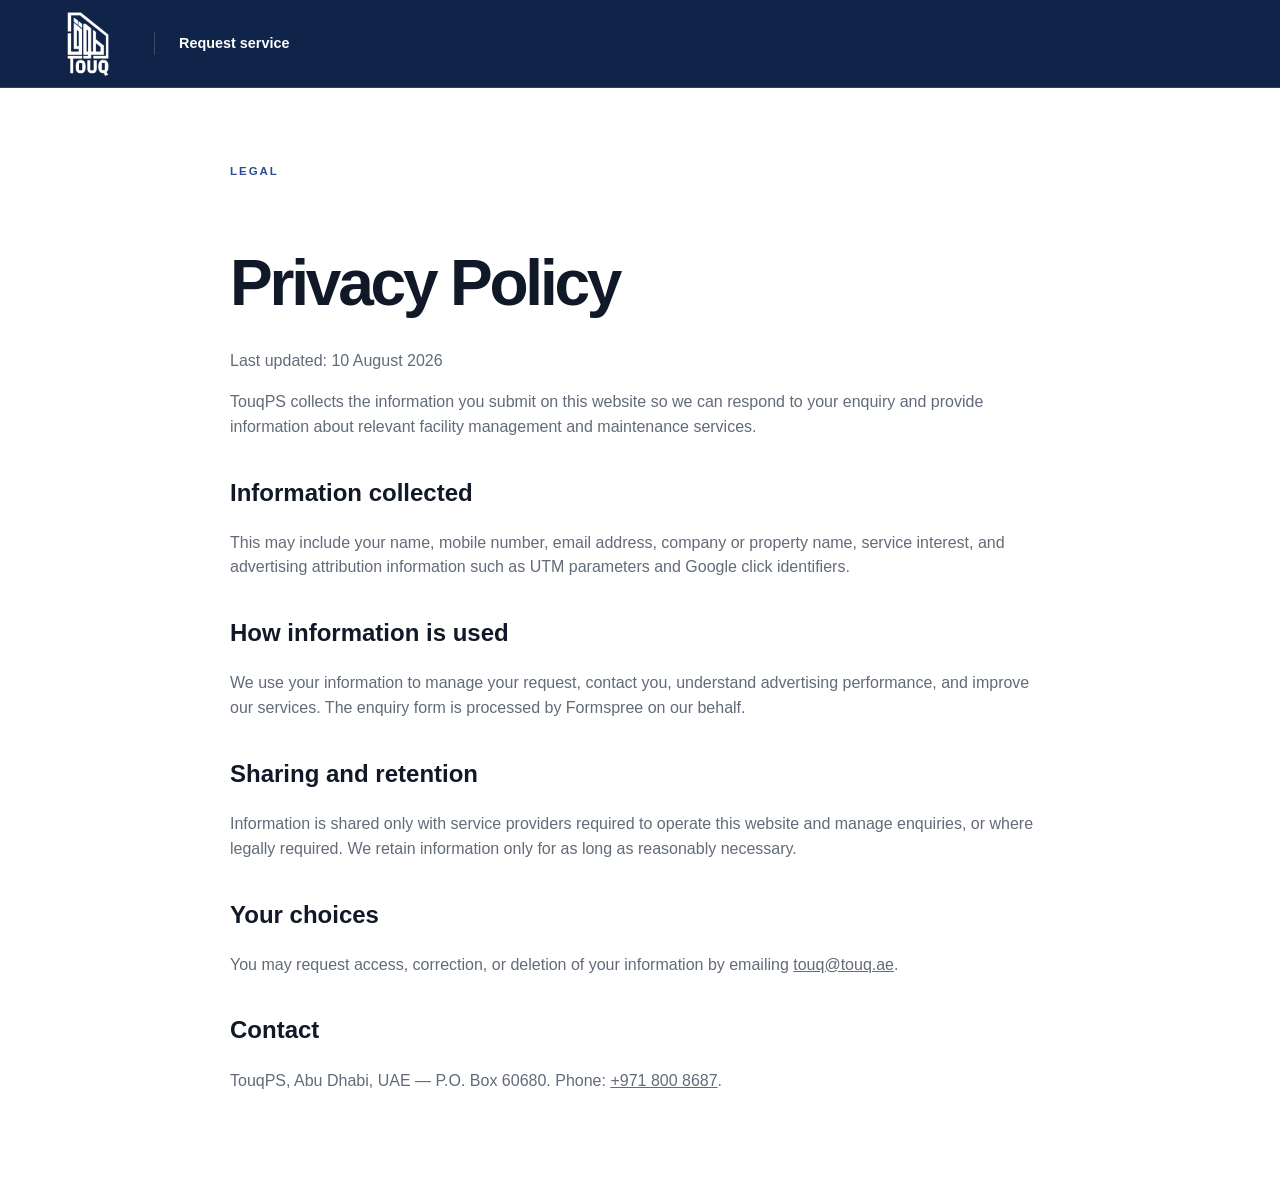
<file: privacy.html>
<!doctype html><html lang="en"><head><meta charset="utf-8"><meta name="viewport" content="width=device-width,initial-scale=1"><title>Privacy Policy | TouqPS</title><link rel="stylesheet" href="styles.css"></head><body><header class="site-header"><div class="container nav-wrap"><a class="brand" href="index.html"><img src="assets/logo.png" alt="TouqPS" width="58" height="70"></a><a class="header-call" href="index.html#quote"><strong>Request service</strong></a></div></header><main class="legal-page"><article class="container"><p class="eyebrow dark">Legal</p><h1>Privacy Policy</h1><p>Last updated: 10 August 2026</p><p>TouqPS collects the information you submit on this website so we can respond to your enquiry and provide information about relevant facility management and maintenance services.</p><h2>Information collected</h2><p>This may include your name, mobile number, email address, company or property name, service interest, and advertising attribution information such as UTM parameters and Google click identifiers.</p><h2>How information is used</h2><p>We use your information to manage your request, contact you, understand advertising performance, and improve our services. The enquiry form is processed by Formspree on our behalf.</p><h2>Sharing and retention</h2><p>Information is shared only with service providers required to operate this website and manage enquiries, or where legally required. We retain information only for as long as reasonably necessary.</p><h2>Your choices</h2><p>You may request access, correction, or deletion of your information by emailing <a href="mailto:touq@touq.ae">touq@touq.ae</a>.</p><h2>Contact</h2><p>TouqPS, Abu Dhabi, UAE — P.O. Box 60680. Phone: <a href="tel:+9718008687">+971 800 8687</a>.</p></article></main></body></html>
</file>
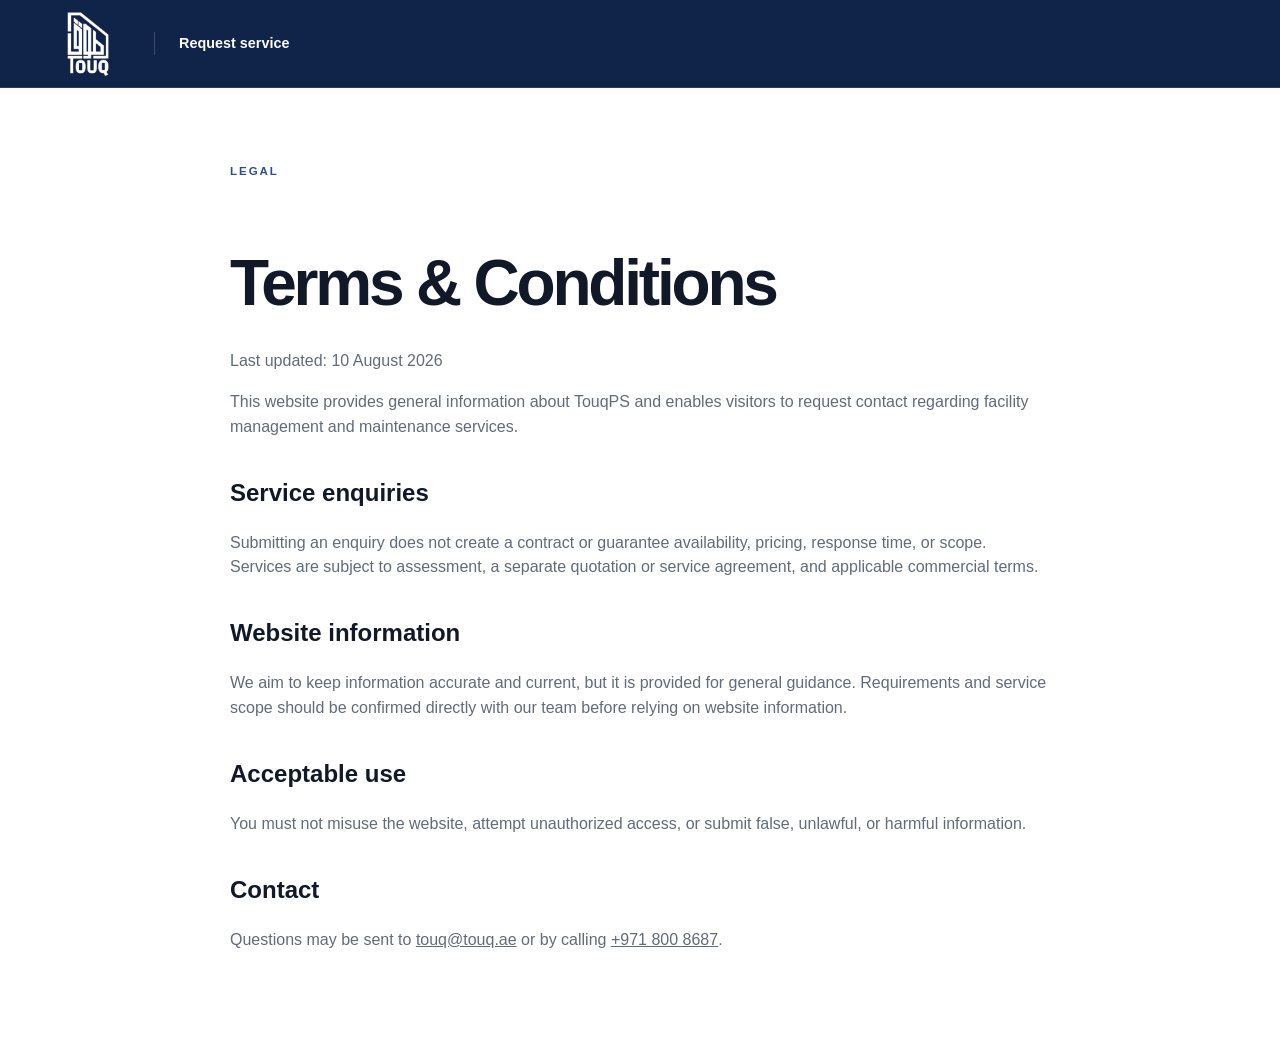
<file: terms.html>
<!doctype html><html lang="en"><head><meta charset="utf-8"><meta name="viewport" content="width=device-width,initial-scale=1"><title>Terms & Conditions | TouqPS</title><link rel="stylesheet" href="styles.css"></head><body><header class="site-header"><div class="container nav-wrap"><a class="brand" href="index.html"><img src="assets/logo.png" alt="TouqPS" width="58" height="70"></a><a class="header-call" href="index.html#quote"><strong>Request service</strong></a></div></header><main class="legal-page"><article class="container"><p class="eyebrow dark">Legal</p><h1>Terms & Conditions</h1><p>Last updated: 10 August 2026</p><p>This website provides general information about TouqPS and enables visitors to request contact regarding facility management and maintenance services.</p><h2>Service enquiries</h2><p>Submitting an enquiry does not create a contract or guarantee availability, pricing, response time, or scope. Services are subject to assessment, a separate quotation or service agreement, and applicable commercial terms.</p><h2>Website information</h2><p>We aim to keep information accurate and current, but it is provided for general guidance. Requirements and service scope should be confirmed directly with our team before relying on website information.</p><h2>Acceptable use</h2><p>You must not misuse the website, attempt unauthorized access, or submit false, unlawful, or harmful information.</p><h2>Contact</h2><p>Questions may be sent to <a href="mailto:touq@touq.ae">touq@touq.ae</a> or by calling <a href="tel:+9718008687">+971 800 8687</a>.</p></article></main></body></html>
</file>
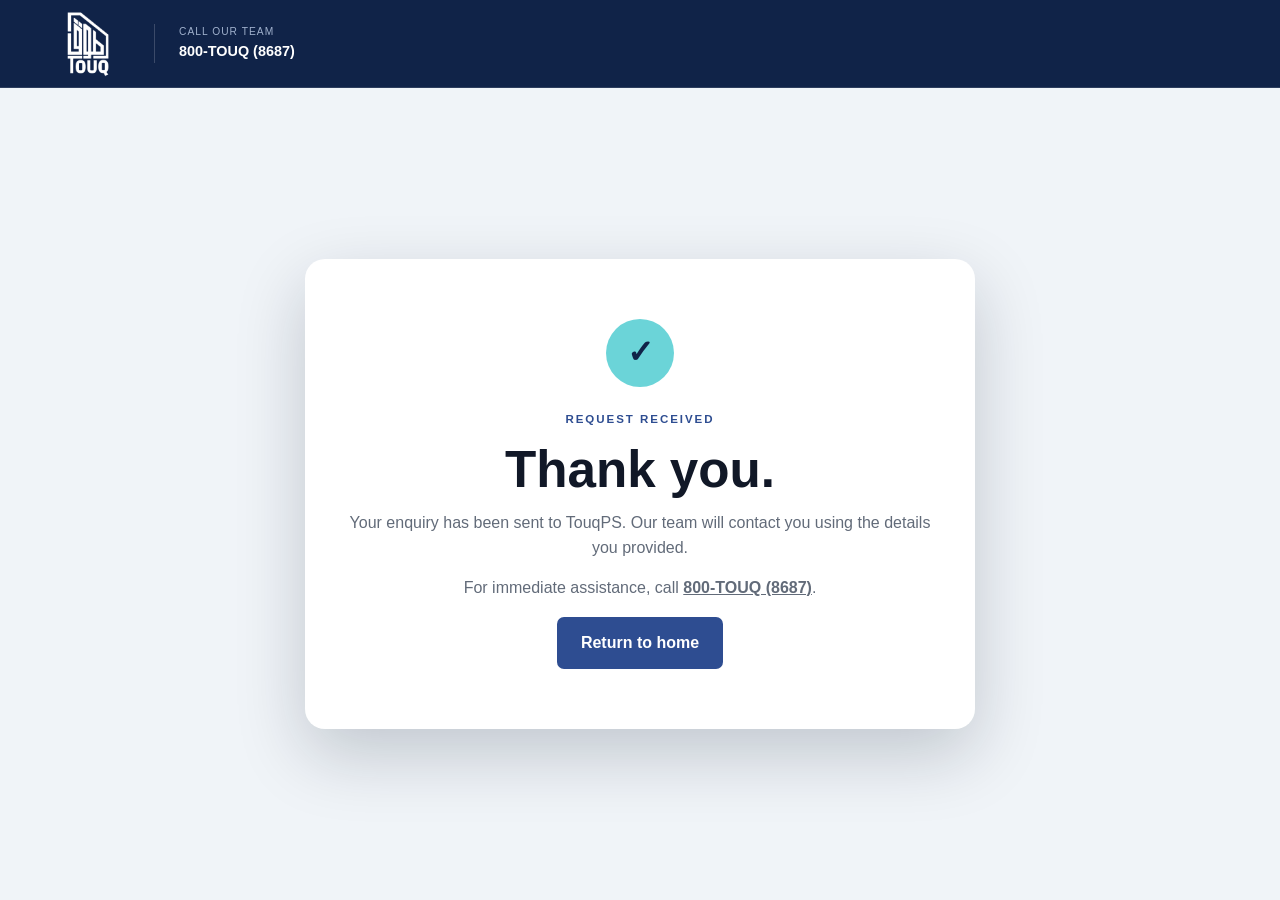
<file: thank-you.html>
<!doctype html><html lang="en"><head><meta charset="utf-8"><meta name="viewport" content="width=device-width,initial-scale=1"><meta name="robots" content="noindex"><meta name="theme-color" content="#102348"><title>Request Received | TouqPS</title><link rel="stylesheet" href="styles.css"></head><body><header class="site-header"><div class="container nav-wrap"><a class="brand" href="index.html"><img src="assets/logo.png" alt="TouqPS" width="58" height="70"></a><a class="header-call" href="tel:+9718008687"><span>Call our team</span><strong>800-TOUQ (8687)</strong></a></div></header><main class="thank-you"><div class="container"><section class="thank-card"><div class="success-mark" aria-hidden="true">✓</div><p class="eyebrow dark">Request received</p><h1>Thank you.</h1><p>Your enquiry has been sent to TouqPS. Our team will contact you using the details you provided.</p><p>For immediate assistance, call <a href="tel:+9718008687"><strong>800-TOUQ (8687)</strong></a>.</p><a class="button secondary" href="index.html">Return to home</a></section></div></main><script>window.dataLayer=window.dataLayer||[];window.dataLayer.push({event:'generate_lead',form_id:'tps_maintenance_request'});</script></body></html>
</file>
<file: styles.css>
:root{--blue:#2e4d91;--navy:#102348;--ink:#111827;--muted:#626b79;--mist:#f0f4f8;--white:#fff;--aqua:#6bd4d8;--line:#dbe2ea;--radius:20px;--shadow:0 25px 70px rgba(5,18,41,.2)}*{box-sizing:border-box}html{scroll-behavior:smooth}body{margin:0;font-family:Arial,Helvetica,sans-serif;color:var(--ink);line-height:1.55;background:#fff}a{color:inherit}img{display:block;max-width:100%}.container{width:min(1160px,calc(100% - 40px));margin-inline:auto}.skip-link{position:absolute;left:-9999px;top:8px;background:#fff;padding:10px;z-index:100}.skip-link:focus{left:8px}.site-header{height:88px;background:var(--navy);color:#fff;border-bottom:1px solid rgba(255,255,255,.12);position:relative;z-index:10}.nav-wrap{height:100%;display:flex;align-items:center;gap:36px}.brand img{width:58px;height:70px;object-fit:contain}.site-header nav{margin-left:auto;display:flex;gap:30px}.site-header nav a{text-decoration:none;color:#d9e1ee;font-size:.9rem}.site-header nav a:hover{color:#fff}.header-call{text-decoration:none;border-left:1px solid rgba(255,255,255,.18);padding-left:24px;display:grid}.header-call span{font-size:.64rem;color:#9fb0cc;text-transform:uppercase;letter-spacing:.1em}.header-call strong{font-size:.9rem}.hero{position:relative;isolation:isolate;color:#fff;background:var(--navy);overflow:hidden}.hero:before{content:"";position:absolute;inset:0;background:linear-gradient(90deg,rgba(7,25,54,.98),rgba(12,37,75,.85) 49%,rgba(12,37,75,.48)),url('assets/hero.webp') center/cover;z-index:-2}.hero:after{content:"";position:absolute;width:520px;height:520px;border:120px solid rgba(107,212,216,.08);border-radius:50%;left:-330px;top:-260px;z-index:-1}.hero-grid{display:grid;grid-template-columns:1.06fr .94fr;gap:70px;align-items:center;padding:68px 0 78px}.eyebrow{text-transform:uppercase;letter-spacing:.17em;color:var(--aqua);font-size:.72rem;font-weight:900;margin:0 0 15px}.eyebrow.dark{color:var(--blue)}.hero h1{font-size:clamp(3rem,5.2vw,5.5rem);letter-spacing:-.058em;line-height:.95;margin:0;max-width:730px}.hero h1 em{font-style:normal;color:var(--aqua)}.lead{font-size:1.1rem;color:#d5deeb;max-width:650px;margin:27px 0 32px}.hero-actions{display:flex;align-items:center;gap:24px}.button{display:inline-flex;align-items:center;justify-content:center;min-height:52px;padding:0 24px;border:0;border-radius:7px;background:var(--aqua);color:var(--navy);font-weight:900;text-decoration:none;cursor:pointer;transition:.2s}.button:hover{background:#8ee3e5;transform:translateY(-1px)}.whatsapp-link{color:#fff;font-size:.86rem;font-weight:700;text-underline-offset:5px}.service-pills{display:flex;gap:8px;flex-wrap:wrap;margin-top:36px}.service-pills span{border:1px solid rgba(255,255,255,.25);background:rgba(255,255,255,.07);padding:7px 12px;border-radius:999px;font-size:.72rem}.form-card{background:#fff;color:var(--ink);border-radius:var(--radius);box-shadow:var(--shadow);overflow:hidden}.form-top{background:var(--mist);padding:23px 28px 20px;border-bottom:1px solid var(--line)}.form-top p{color:var(--blue);text-transform:uppercase;letter-spacing:.14em;font-size:.66rem;font-weight:900;margin:0}.form-top h2{font-size:1.7rem;line-height:1.1;margin:5px 0}.form-top span{color:var(--muted);font-size:.82rem}form{padding:23px 28px 25px}.field{display:grid;gap:6px;margin-bottom:12px}.field label{font-size:.74rem;font-weight:800}.field input,.field select{height:46px;width:100%;border:1px solid #cdd5df;border-radius:6px;background:#fff;color:var(--ink);font:inherit;font-size:.88rem;padding:0 12px}.field input:focus,.field select:focus{outline:3px solid rgba(46,77,145,.15);border-color:var(--blue)}.two-fields{display:grid;grid-template-columns:1fr 1fr;gap:12px}.consent{display:flex;gap:9px;align-items:flex-start;color:var(--muted);font-size:.7rem;margin:4px 0 13px}.consent input{margin-top:3px;accent-color:var(--blue)}.consent a{color:var(--blue)}.submit-button{width:100%;background:var(--blue);color:#fff}.submit-button:hover{background:#203a73}.submit-button:disabled{opacity:.65;cursor:wait;transform:none}.form-status{min-height:1.1em;margin:9px 0 0;text-align:center;font-size:.76rem;font-weight:700}.form-status.error{color:#b42318}.form-status.success{color:#18794e}.quick-contact{background:var(--aqua);color:var(--navy)}.quick-grid{min-height:88px;display:grid;grid-template-columns:1fr auto auto;align-items:center;gap:36px}.quick-grid p{display:grid;margin:0}.quick-grid span{font-size:.7rem;text-transform:uppercase;letter-spacing:.14em}.quick-grid strong{font-size:1.15rem}.quick-grid>a{font-weight:900;text-decoration:none;border-left:1px solid rgba(16,35,72,.22);padding-left:36px}.section{padding:100px 0}.section-heading{display:grid;grid-template-columns:1.1fr .9fr;gap:70px;align-items:end}.section-heading h2,.why h2,.contact h2{font-size:clamp(2.3rem,4.4vw,4.4rem);line-height:1;letter-spacing:-.05em;margin:0}.section-heading>p{color:var(--muted);font-size:1.02rem;margin:0}.service-grid{display:grid;grid-template-columns:repeat(4,1fr);gap:1px;background:var(--line);margin-top:50px;border:1px solid var(--line)}.service-grid article{background:#fff;padding:28px;min-height:275px}.service-grid article:hover{background:var(--mist)}.service-grid span{color:var(--blue);font-size:.7rem;font-weight:900}.service-grid h3{font-size:1.25rem;margin:58px 0 10px}.service-grid p{font-size:.86rem;color:var(--muted)}.portfolio{display:grid;grid-template-columns:1fr 1fr}.portfolio-card{min-height:500px;position:relative;display:flex;align-items:end;color:#fff;isolation:isolate;background-position:center;background-size:cover}.portfolio-card:before{content:"";position:absolute;inset:0;background:linear-gradient(180deg,transparent 20%,rgba(5,18,41,.9));z-index:-1}.portfolio-card.residential{background-image:url('assets/residential.webp')}.portfolio-card.corporate{background-image:url('assets/corporate.webp')}.portfolio-card>div{padding:45px;width:min(580px,100%)}.portfolio-card span{text-transform:uppercase;letter-spacing:.15em;font-size:.68rem;color:var(--aqua);font-weight:900}.portfolio-card h2{font-size:2.35rem;line-height:1.05;margin:10px 0 18px}.portfolio-card a{font-weight:800;text-underline-offset:5px}.why{background:var(--mist)}.why-grid{display:grid;grid-template-columns:.9fr 1.1fr;gap:90px;align-items:start}.why-grid>div>p:nth-of-type(2){color:var(--muted);margin:23px 0 30px}.button.secondary{background:var(--blue);color:#fff}.why ol{list-style:none;margin:0;padding:0;background:#fff}.why li{display:grid;grid-template-columns:55px 1fr;gap:18px;padding:25px 28px;border-bottom:1px solid var(--line)}.why li:last-child{border:0}.why li>span{color:var(--blue);font-size:.7rem;font-weight:900;padding-top:5px}.why h3{margin:0 0 5px}.why li p{margin:0;color:var(--muted);font-size:.88rem}.contact{background:var(--navy);color:#fff;padding:90px 0}.contact-grid{display:grid;grid-template-columns:1fr 1fr;gap:90px}.contact-grid>div>p:last-child{color:#bac7da;max-width:590px}.contact address{font-style:normal;display:grid;grid-template-columns:1fr 1fr;border-top:1px solid rgba(255,255,255,.18)}.contact address>*{padding:22px 0;border-bottom:1px solid rgba(255,255,255,.18);text-decoration:none;display:grid}.contact address>*:nth-child(odd){padding-right:20px}.contact address span{color:#8fa3c0;text-transform:uppercase;letter-spacing:.12em;font-size:.62rem}.contact address strong{font-size:.95rem;margin-top:4px}footer{background:#09152c;color:#c6d0df;padding:35px 0}.footer-grid{display:grid;grid-template-columns:1fr auto;gap:22px;align-items:center}.footer-brand{display:flex;align-items:center;gap:18px}.footer-brand img{object-fit:contain}.footer-brand p{font-size:.78rem;margin:0}.legal-links{display:flex;gap:22px;font-size:.76rem}.copyright{grid-column:1/-1;border-top:1px solid #24324b;margin:0;padding-top:17px;font-size:.72rem}.mobile-bar{display:none}.legal-page{min-height:75vh;padding:75px 0}.legal-page article{max-width:820px}.legal-page h1{font-size:clamp(2.5rem,5vw,4.7rem);letter-spacing:-.05em;margin-bottom:10px}.legal-page h2{margin-top:34px}.legal-page p,.legal-page li{color:var(--muted)}.thank-you{min-height:calc(100vh - 88px);background:var(--mist);display:grid;place-items:center;padding:50px 0}.thank-card{max-width:670px;margin:auto;background:#fff;text-align:center;padding:60px 40px;border-radius:var(--radius);box-shadow:var(--shadow)}.success-mark{width:68px;height:68px;border-radius:50%;margin:0 auto 24px;background:var(--aqua);color:var(--navy);display:grid;place-items:center;font-size:2rem;font-weight:900}.thank-card h1{font-size:3.2rem;line-height:1;margin:0 0 15px}.thank-card p{color:var(--muted)}
@media(max-width:900px){.site-header nav{display:none}.header-call{margin-left:auto}.hero-grid,.section-heading,.why-grid,.contact-grid{grid-template-columns:1fr}.hero-grid{gap:45px}.hero-copy{text-align:center}.hero h1,.lead{margin-inline:auto}.hero-actions,.service-pills{justify-content:center}.quick-grid{grid-template-columns:1fr auto auto}.service-grid{grid-template-columns:1fr 1fr}.section-heading,.why-grid,.contact-grid{gap:45px}.portfolio-card{min-height:400px}.section{padding:76px 0}}
@media(max-width:600px){.container{width:min(100% - 28px,1160px)}.site-header{height:74px}.brand img{width:48px;height:58px}.header-call span{display:none}.header-call strong{font-size:.8rem}.hero-grid{padding:48px 0 64px}.hero h1{font-size:2.8rem}.lead{font-size:.98rem}.hero-actions{flex-direction:column;gap:15px}.form-top,form{padding-left:21px;padding-right:21px}.two-fields{grid-template-columns:1fr;gap:0}.quick-grid{grid-template-columns:1fr 1fr;gap:0;padding:18px 0}.quick-grid p{grid-column:1/-1;margin-bottom:10px}.quick-grid>a{padding:8px 8px 8px 0;border:0;font-size:.82rem}.service-grid,.portfolio{grid-template-columns:1fr}.service-grid article{min-height:215px}.service-grid h3{margin-top:34px}.portfolio-card{min-height:360px}.portfolio-card>div{padding:28px}.contact address{grid-template-columns:1fr}.footer-grid{grid-template-columns:1fr}.legal-links{display:grid;gap:7px}.mobile-bar{display:grid;grid-template-columns:.7fr 1.3fr;position:fixed;z-index:30;left:12px;right:12px;bottom:12px;box-shadow:0 8px 30px rgba(0,0,0,.28)}.mobile-bar a{text-align:center;padding:14px;text-decoration:none;font-weight:900;background:#fff;color:var(--navy)}.mobile-bar a:last-child{background:var(--aqua)}body{padding-bottom:65px}.thank-card{padding:42px 22px}.thank-card h1{font-size:2.4rem}}
@media(prefers-reduced-motion:reduce){html{scroll-behavior:auto}*{transition:none!important}}
.portfolio-card p{max-width:470px;margin:0 0 18px;color:#e1e8f2;font-size:.92rem}
</file>
